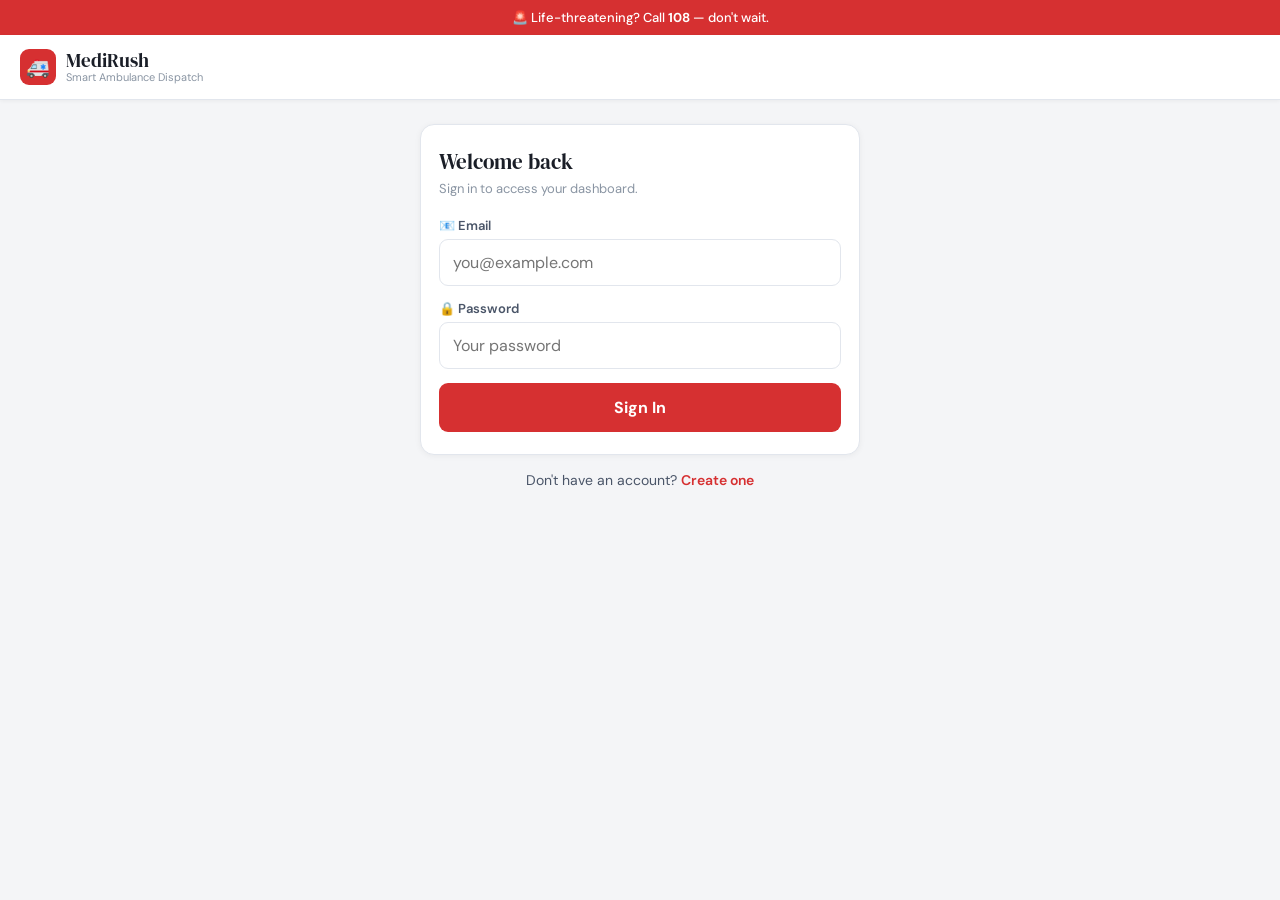
<file: frontend/index.html>
<!DOCTYPE html>
<html lang="en">
<head>
<meta charset="UTF-8">
<meta name="viewport" content="width=device-width, initial-scale=1.0, user-scalable=no">
<title>MediRush — Sign In</title>
<link href="https://fonts.googleapis.com/css2?family=DM+Sans:wght@400;500;600;700&family=DM+Serif+Display&display=swap" rel="stylesheet">
<link rel="stylesheet" href="shared.css">
<style>
  /* ── Auth layout ── */
  .auth-wrap {
    min-height: 100vh; display: flex; flex-direction: column;
  }
  .auth-body {
    flex: 1; display: flex; align-items: flex-start; justify-content: center;
    padding: 24px 16px 60px;
  }
  .auth-box { width: 100%; max-width: 440px; }

  /* ── Auth header ── */
  .auth-header {
    background: var(--surface); border-bottom: 1px solid var(--border);
    padding: 14px 20px; display: flex; align-items: center; gap: 10px;
    box-shadow: 0 1px 4px rgba(0,0,0,.05);
  }
  .brand-icon {
    width: 36px; height: 36px; background: var(--red);
    border-radius: 9px; display: flex; align-items: center; justify-content: center; font-size: 19px;
  }
  .brand-name { font-family: 'DM Serif Display', serif; font-size: 19px; line-height: 1.1; }
  .brand-sub  { font-size: 11px; color: var(--light); }

  /* ── Step indicator ── */
  .step-indicator {
    display: flex; align-items: center; gap: 6px;
    margin-bottom: 18px;
  }
  .step-dot {
    width: 8px; height: 8px; border-radius: 50%; background: var(--border);
    transition: background .25s;
  }
  .step-dot.active { background: var(--red); width: 20px; border-radius: 4px; }
  .step-dot.done   { background: var(--green); }
  .step-label { font-size: 12px; color: var(--light); margin-left: 4px; }

  /* ── OTP input ── */
  .otp-wrap { display: flex; gap: 8px; justify-content: center; margin: 18px 0; }
  .otp-digit {
    width: 48px; height: 56px; border: 2px solid var(--border); border-radius: 10px;
    font-family: 'DM Serif Display', serif; font-size: 26px; font-weight: 700;
    text-align: center; outline: none; background: white; color: var(--text);
    transition: border-color .2s; caret-color: var(--red);
  }
  .otp-digit:focus { border-color: var(--red); box-shadow: 0 0 0 3px rgba(214,48,49,.08); }
  .otp-digit.filled { border-color: var(--mid); }
  .otp-digit.err    { border-color: var(--red); }

  /* ── Auth link ── */
  .auth-link {
    text-align: center; margin-top: 16px; font-size: 14px; color: var(--mid);
  }
  .auth-link a {
    color: var(--red); font-weight: 600; text-decoration: none; cursor: pointer;
  }
  .auth-link a:hover { text-decoration: underline; }

  /* ── Resend row ── */
  .resend-row {
    text-align: center; margin-top: 8px; font-size: 13px; color: var(--light);
  }
  .resend-btn {
    background: none; border: none; color: var(--blue); font-size: 13px;
    font-weight: 600; cursor: pointer; font-family: 'DM Sans', sans-serif;
    padding: 0;
  }
  .resend-btn:hover { text-decoration: underline; }
  .resend-btn:disabled { color: var(--light); cursor: not-allowed; text-decoration: none; }

  /* ── Medical profile card ── */
  .profile-hint {
    background: var(--blue-bg); border: 1px solid #cce0ff;
    border-radius: 10px; padding: 12px 14px; margin-bottom: 18px;
    font-size: 13px; color: var(--mid); line-height: 1.5;
    display: flex; gap: 10px; align-items: flex-start;
  }
  .profile-hint-icon { font-size: 20px; flex-shrink: 0; margin-top: 1px; }
</style>
</head>
<body>

<div class="auth-wrap">
  <div class="banner">🚨 Life-threatening? Call <a href="tel:108">108</a> — don't wait.</div>

  <header class="auth-header">
    <div class="brand-icon">🚑</div>
    <div>
      <div class="brand-name">MediRush</div>
      <div class="brand-sub">Smart Ambulance Dispatch</div>
    </div>
  </header>

  <div class="auth-body">
    <div class="auth-box">

      <!-- ══ VIEW: Login ══ -->
      <div id="view-login">
        <div class="card">
          <div class="card-title">Welcome back</div>
          <div class="card-sub">Sign in to access your dashboard.</div>

          <div class="fg">
            <div class="fl">📧 Email</div>
            <input class="fi" id="login-email" type="email" placeholder="you@example.com" autocomplete="email">
          </div>
          <div class="fg">
            <div class="fl">🔒 Password</div>
            <input class="fi" id="login-password" type="password" placeholder="Your password" autocomplete="current-password">
          </div>

          <div class="alert alert-error" id="login-error"></div>

          <div class="btn-row">
            <button class="btn-primary" id="login-btn" onclick="login()">Sign In</button>
          </div>
        </div>
        <div class="auth-link">
          Don't have an account? <a onclick="showView('view-reg1')">Create one</a>
        </div>
      </div>

      <!-- ══ VIEW: Register — Step 1 (email + password) ══ -->
      <div id="view-reg1" hidden>
        <div class="card">
          <div class="card-title">Create account</div>
          <div class="card-sub">Step 1 of 3 — Account credentials</div>
          <div class="step-indicator">
            <div class="step-dot active" id="rdot1"></div>
            <div class="step-dot"        id="rdot2"></div>
            <div class="step-dot"        id="rdot3"></div>
            <span class="step-label">Account</span>
          </div>

          <div class="fg">
            <div class="fl">📧 Email address</div>
            <input class="fi" id="reg-email" type="email" placeholder="you@example.com" autocomplete="email">
            <div class="ferr" id="err-reg-email">Please enter a valid email.</div>
          </div>
          <div class="fg">
            <div class="fl">🔒 Password</div>
            <input class="fi" id="reg-password" type="password" placeholder="At least 6 characters" autocomplete="new-password">
            <div class="ferr" id="err-reg-password">Password must be at least 6 characters.</div>
          </div>
          <div class="fg">
            <div class="fl">🔒 Confirm password</div>
            <input class="fi" id="reg-confirm" type="password" placeholder="Repeat password" autocomplete="new-password">
            <div class="ferr" id="err-reg-confirm">Passwords do not match.</div>
          </div>

          <div class="alert alert-error" id="reg1-error"></div>

          <div class="btn-row">
            <button class="btn-primary" id="reg1-btn" onclick="sendOTP()">Send Verification Code →</button>
          </div>
        </div>
        <div class="auth-link">
          Already have an account? <a onclick="showView('view-login')">Sign in</a>
        </div>
      </div>

      <!-- ══ VIEW: Register — Step 2 (OTP) ══ -->
      <div id="view-reg2" hidden>
        <div class="card">
          <div class="card-title">Verify your email</div>
          <div class="card-sub" id="otp-sub">We sent a 6-digit code to your email address.</div>
          <div class="step-indicator">
            <div class="step-dot done"   id="rdot1b"></div>
            <div class="step-dot active" id="rdot2b"></div>
            <div class="step-dot"        id="rdot3b"></div>
            <span class="step-label">Verify email</span>
          </div>

          <div class="otp-wrap" id="otp-inputs"></div>
          <div class="alert alert-error" id="reg2-error"></div>

          <div class="btn-row">
            <button class="btn-secondary" onclick="showView('view-reg1')">← Back</button>
            <button class="btn-primary" id="reg2-btn" onclick="verifyOTP()">Verify →</button>
          </div>

          <div class="resend-row">
            Didn't receive it?
            <button class="resend-btn" id="resend-btn" onclick="resendOTP()">Resend code</button>
          </div>
        </div>
      </div>

      <!-- ══ VIEW: Register — Step 3 (medical profile) ══ -->
      <div id="view-reg3" hidden>
        <div class="card">
          <div class="card-title">Your health profile</div>
          <div class="card-sub">Step 3 of 3 — This is securely stored and shared with paramedics in an emergency.</div>
          <div class="step-indicator">
            <div class="step-dot done"   ></div>
            <div class="step-dot done"   ></div>
            <div class="step-dot active" ></div>
            <span class="step-label">Health profile</span>
          </div>

          <div class="profile-hint">
            <div class="profile-hint-icon">🛡️</div>
            <div>Your medical information is encrypted and only used to assist emergency responders. You can update it any time from Settings.</div>
          </div>

          <div class="frow">
            <div class="fg">
              <div class="fl">👤 Full Name <span style="color:var(--red)">*</span></div>
              <input class="fi" id="reg-name" type="text" placeholder="John Smith" autocomplete="name">
              <div class="ferr" id="err-reg-name">Full name is required.</div>
            </div>
            <div class="fg">
              <div class="fl">📞 Phone <span style="color:var(--red)">*</span></div>
              <input class="fi" id="reg-phone" type="tel" placeholder="+91 98765 43210" autocomplete="tel">
              <div class="ferr" id="err-reg-phone">Phone number is required.</div>
            </div>
          </div>

          <div class="fg">
            <div class="fl">🩸 Blood Type</div>
            <select class="fselect" id="reg-blood">
              <option value="">Select blood type</option>
              <option>A+</option><option>A−</option>
              <option>B+</option><option>B−</option>
              <option>AB+</option><option>AB−</option>
              <option>O+</option><option>O−</option>
              <option>Unknown</option>
            </select>
          </div>

          <div class="fg">
            <div class="fl">⚠️ Known Allergies</div>
            <textarea class="fta" id="reg-allergies" placeholder="e.g. Penicillin, peanuts, latex — or leave blank if none" style="min-height:70px"></textarea>
          </div>

          <div class="fg">
            <div class="fl">💊 Current Medications</div>
            <textarea class="fta" id="reg-medications" placeholder="e.g. Metformin 500 mg, Aspirin 75 mg — or leave blank if none" style="min-height:70px"></textarea>
          </div>

          <div class="fg">
            <div class="fl">🏥 Medical Conditions</div>
            <textarea class="fta" id="reg-conditions" placeholder="e.g. Type 2 diabetes, hypertension, asthma — or leave blank if none" style="min-height:70px"></textarea>
          </div>

          <div class="sec-divider">Emergency Contact</div>
          <div class="frow">
            <div class="fg">
              <div class="fl">👤 Contact Name</div>
              <input class="fi" id="reg-ec-name" type="text" placeholder="Jane Smith">
            </div>
            <div class="fg">
              <div class="fl">📞 Contact Phone</div>
              <input class="fi" id="reg-ec-phone" type="tel" placeholder="+91 98765 00000">
            </div>
          </div>

          <div class="alert alert-error"   id="reg3-error"></div>

          <div class="btn-row">
            <button class="btn-secondary" onclick="showView('view-reg2')">← Back</button>
            <button class="btn-primary" id="reg3-btn" onclick="completeProfile()">🚑 Complete Registration</button>
          </div>
        </div>
      </div>

    </div><!-- /auth-box -->
  </div><!-- /auth-body -->
</div><!-- /auth-wrap -->

<!-- Toast -->
<div class="toast" id="toast"></div>

<script>
// ── State ──────────────────────────────────────────────────────────────────────
let _regEmail = '';

// ── On load: redirect if already authenticated ─────────────────────────────────
window.addEventListener('load', () => {
  if (localStorage.getItem('medirush_token')) {
    window.location.href = '/app.html';
  }
  buildOTPInputs();
});

// ── View switching ─────────────────────────────────────────────────────────────
function showView(name) {
  ['view-login','view-reg1','view-reg2','view-reg3'].forEach(id => {
    document.getElementById(id).hidden = (id !== name);
  });
  clearAlerts();
}

function clearAlerts() {
  document.querySelectorAll('.alert').forEach(el => el.classList.remove('show'));
  document.querySelectorAll('.ferr').forEach(el => el.classList.remove('show'));
  document.querySelectorAll('.fi, .fta').forEach(el => el.classList.remove('err'));
}

function showAlert(id, msg) {
  const el = document.getElementById(id);
  el.textContent = msg;
  el.classList.add('show');
}

function fieldErr(errId, fieldId) {
  document.getElementById(errId).classList.add('show');
  if (fieldId) document.getElementById(fieldId).classList.add('err');
}

// ── Helpers ────────────────────────────────────────────────────────────────────
function setLoading(btnId, loading) {
  const btn = document.getElementById(btnId);
  if (loading) {
    btn._text = btn.innerHTML;
    btn.innerHTML = '<span class="spinner"></span>';
    btn.disabled = true;
  } else {
    btn.innerHTML = btn._text;
    btn.disabled = false;
  }
}

function showToast(msg) {
  const t = document.getElementById('toast');
  t.textContent = msg;
  t.classList.add('show');
  setTimeout(() => t.classList.remove('show'), 2500);
}

// ── Build OTP digit inputs ─────────────────────────────────────────────────────
function buildOTPInputs() {
  const wrap = document.getElementById('otp-inputs');
  wrap.innerHTML = '';
  for (let i = 0; i < 6; i++) {
    const inp = document.createElement('input');
    inp.type = 'tel';
    inp.maxLength = 1;
    inp.className = 'otp-digit';
    inp.inputMode = 'numeric';
    inp.pattern = '[0-9]';
    inp.dataset.idx = i;

    inp.addEventListener('input', e => {
      const val = e.target.value.replace(/\D/g,'');
      e.target.value = val;
      if (val && i < 5) {
        wrap.querySelectorAll('.otp-digit')[i+1].focus();
      }
      updateOTPFilled();
    });

    inp.addEventListener('keydown', e => {
      if (e.key === 'Backspace' && !e.target.value && i > 0) {
        wrap.querySelectorAll('.otp-digit')[i-1].focus();
      }
    });

    inp.addEventListener('paste', e => {
      e.preventDefault();
      const text = (e.clipboardData || window.clipboardData).getData('text').replace(/\D/g,'').slice(0,6);
      const digits = wrap.querySelectorAll('.otp-digit');
      for (let j = 0; j < text.length && j < 6; j++) {
        digits[j].value = text[j];
      }
      if (text.length > 0) digits[Math.min(text.length, 5)].focus();
      updateOTPFilled();
    });

    wrap.appendChild(inp);
  }
}

function updateOTPFilled() {
  document.querySelectorAll('.otp-digit').forEach(d => {
    d.classList.toggle('filled', d.value !== '');
    d.classList.remove('err');
  });
}

function getOTPValue() {
  return Array.from(document.querySelectorAll('.otp-digit')).map(d => d.value).join('');
}

function setOTPError() {
  document.querySelectorAll('.otp-digit').forEach(d => d.classList.add('err'));
}

// ── Login ──────────────────────────────────────────────────────────────────────
async function login() {
  clearAlerts();
  const email    = document.getElementById('login-email').value.trim();
  const password = document.getElementById('login-password').value;
  if (!email || !password) { showAlert('login-error', 'Please fill in all fields.'); return; }

  setLoading('login-btn', true);
  try {
    const res  = await fetch('/api/auth/login', {
      method: 'POST', headers: {'Content-Type':'application/json'},
      body: JSON.stringify({ email, password }),
    });
    const data = await res.json();
    if (!res.ok) { showAlert('login-error', data.error); return; }
    localStorage.setItem('medirush_token', data.token);
    localStorage.setItem('medirush_user',  JSON.stringify(data.user));
    window.location.href = '/app.html';
  } catch {
    showAlert('login-error', 'Network error. Please try again.');
  } finally {
    setLoading('login-btn', false);
  }
}

// Allow Enter key to submit on login form
document.addEventListener('keydown', e => {
  if (e.key !== 'Enter') return;
  const vLogin = document.getElementById('view-login');
  const vReg2  = document.getElementById('view-reg2');
  if (!vLogin.hidden) login();
  if (!vReg2.hidden)  verifyOTP();
});

// ── Register Step 1: send OTP ──────────────────────────────────────────────────
async function sendOTP() {
  clearAlerts();
  const email   = document.getElementById('reg-email').value.trim();
  const pass    = document.getElementById('reg-password').value;
  const confirm = document.getElementById('reg-confirm').value;

  let valid = true;
  if (!email || !/^[^\s@]+@[^\s@]+\.[^\s@]+$/.test(email)) { fieldErr('err-reg-email','reg-email'); valid=false; }
  if (pass.length < 6)       { fieldErr('err-reg-password','reg-password'); valid=false; }
  if (pass !== confirm)      { fieldErr('err-reg-confirm','reg-confirm');   valid=false; }
  if (!valid) return;

  setLoading('reg1-btn', true);
  try {
    const res  = await fetch('/api/auth/register', {
      method: 'POST', headers: {'Content-Type':'application/json'},
      body: JSON.stringify({ email, password: pass }),
    });
    const data = await res.json();
    if (!res.ok) { showAlert('reg1-error', data.error); return; }
    _regEmail = email;
    document.getElementById('otp-sub').textContent =
      `We sent a 6-digit code to ${email}. Check your inbox (or server console in dev mode).`;
    buildOTPInputs();
    showView('view-reg2');
    setTimeout(() => document.querySelector('.otp-digit')?.focus(), 100);
  } catch {
    showAlert('reg1-error', 'Network error. Please try again.');
  } finally {
    setLoading('reg1-btn', false);
  }
}

// ── Register Step 2: verify OTP ────────────────────────────────────────────────
async function verifyOTP() {
  clearAlerts();
  const otp = getOTPValue();
  if (otp.length < 6) {
    setOTPError();
    showAlert('reg2-error', 'Please enter the full 6-digit code.');
    return;
  }
  setLoading('reg2-btn', true);
  try {
    const res  = await fetch('/api/auth/verify-otp', {
      method: 'POST', headers: {'Content-Type':'application/json'},
      body: JSON.stringify({ email: _regEmail, otp }),
    });
    const data = await res.json();
    if (!res.ok) { setOTPError(); showAlert('reg2-error', data.error); return; }
    showView('view-reg3');
    document.getElementById('reg-name').focus();
  } catch {
    showAlert('reg2-error', 'Network error. Please try again.');
  } finally {
    setLoading('reg2-btn', false);
  }
}

// ── Resend OTP ─────────────────────────────────────────────────────────────────
async function resendOTP() {
  const btn = document.getElementById('resend-btn');
  btn.disabled = true;
  try {
    const regEmail = document.getElementById('reg-email').value.trim();
    const regPass  = document.getElementById('reg-password').value;
    await fetch('/api/auth/register', {
      method: 'POST', headers: {'Content-Type':'application/json'},
      body: JSON.stringify({ email: _regEmail || regEmail, password: regPass }),
    });
    showToast('Code resent!');
    buildOTPInputs();
    clearAlerts();
    setTimeout(() => document.querySelector('.otp-digit')?.focus(), 100);
    // Cooldown 30s
    let cd = 30;
    btn.textContent = `Resend (${cd}s)`;
    const iv = setInterval(() => {
      cd--;
      if (cd <= 0) { clearInterval(iv); btn.textContent = 'Resend code'; btn.disabled = false; }
      else btn.textContent = `Resend (${cd}s)`;
    }, 1000);
  } catch {
    btn.disabled = false;
  }
}

// ── Register Step 3: complete profile ─────────────────────────────────────────
async function completeProfile() {
  clearAlerts();
  const fullName = document.getElementById('reg-name').value.trim();
  const phone    = document.getElementById('reg-phone').value.trim();

  let valid = true;
  if (!fullName) { fieldErr('err-reg-name','reg-name');   valid=false; }
  if (!phone)    { fieldErr('err-reg-phone','reg-phone'); valid=false; }
  if (!valid) return;

  setLoading('reg3-btn', true);
  try {
    const res  = await fetch('/api/auth/complete-profile', {
      method: 'POST', headers: {'Content-Type':'application/json'},
      body: JSON.stringify({
        email:                    _regEmail,
        full_name:                fullName,
        phone,
        blood_type:               document.getElementById('reg-blood').value      || null,
        allergies:                document.getElementById('reg-allergies').value.trim()   || null,
        medications:              document.getElementById('reg-medications').value.trim() || null,
        conditions:               document.getElementById('reg-conditions').value.trim()  || null,
        emergency_contact_name:   document.getElementById('reg-ec-name').value.trim()    || null,
        emergency_contact_phone:  document.getElementById('reg-ec-phone').value.trim()   || null,
      }),
    });
    const data = await res.json();
    if (!res.ok) { showAlert('reg3-error', data.error); return; }
    localStorage.setItem('medirush_token', data.token);
    localStorage.setItem('medirush_user',  JSON.stringify(data.user));
    window.location.href = '/app.html';
  } catch {
    showAlert('reg3-error', 'Network error. Please try again.');
  } finally {
    setLoading('reg3-btn', false);
  }
}
</script>
</body>
</html>
</file>
<file: frontend/shared.css>
/* ── Design tokens ───────────────────────────────────────────────────────── */
:root {
  --bg:          #f4f5f7;
  --surface:     #fff;
  --border:      #e2e6ed;
  --text:        #1a1e27;
  --mid:         #4a5568;
  --light:       #8a95a3;
  --red:         #d63031;
  --red-bg:      #fff0f0;
  --red-border:  #ffd5d5;
  --green:       #00b894;
  --green-bg:    #f0fdf8;
  --blue:        #0066cc;
  --blue-bg:     #f0f6ff;
  --radius:      14px;
}

/* ── Reset ───────────────────────────────────────────────────────────────── */
*, *::before, *::after {
  margin: 0; padding: 0; box-sizing: border-box;
  -webkit-tap-highlight-color: transparent;
}

body {
  font-family: 'DM Sans', sans-serif;
  background: var(--bg);
  color: var(--text);
  min-height: 100vh;
}

/* ── Emergency banner ────────────────────────────────────────────────────── */
.banner {
  background: var(--red);
  color: white;
  text-align: center;
  padding: 9px 16px;
  font-size: 13px;
  font-weight: 500;
}
.banner a { color: white; font-weight: 700; text-decoration: none; }

/* ── Card ────────────────────────────────────────────────────────────────── */
.card {
  background: var(--surface);
  border: 1px solid var(--border);
  border-radius: var(--radius);
  padding: 22px 18px;
  margin-bottom: 10px;
  box-shadow: 0 1px 6px rgba(0,0,0,.05);
}
.card-title { font-family: 'DM Serif Display', serif; font-size: 21px; margin-bottom: 3px; }
.card-sub   { font-size: 13px; color: var(--light); margin-bottom: 18px; line-height: 1.5; }

/* ── Form ────────────────────────────────────────────────────────────────── */
.fg   { margin-bottom: 14px; }
.fl   { font-size: 13px; font-weight: 600; color: var(--mid); margin-bottom: 5px; display: flex; align-items: center; gap: 5px; }
.fi, .fta {
  width: 100%; padding: 12px 13px;
  border: 1.5px solid var(--border); border-radius: 9px;
  font-family: 'DM Sans', sans-serif; font-size: 16px; color: var(--text);
  background: white; outline: none; transition: border-color .2s;
}
.fi:focus, .fta:focus { border-color: var(--red); box-shadow: 0 0 0 3px rgba(214,48,49,.08); }
.fi.err,   .fta.err   { border-color: var(--red); }
.fi:disabled { background: var(--bg); color: var(--mid); cursor: not-allowed; }
.fta  { resize: vertical; min-height: 90px; line-height: 1.5; }
.ferr { font-size: 12px; color: var(--red); margin-top: 4px; display: none; }
.ferr.show { display: block; }
.frow { display: grid; grid-template-columns: 1fr 1fr; gap: 12px; }
@media (max-width: 400px) { .frow { grid-template-columns: 1fr; } }

.fselect {
  width: 100%; padding: 12px 13px;
  border: 1.5px solid var(--border); border-radius: 9px;
  font-family: 'DM Sans', sans-serif; font-size: 15px; color: var(--text);
  background: white; outline: none; cursor: pointer; transition: border-color .2s;
  appearance: none; background-image: url("data:image/svg+xml,%3Csvg xmlns='http://www.w3.org/2000/svg' width='12' height='8' viewBox='0 0 12 8'%3E%3Cpath d='M1 1l5 5 5-5' stroke='%238a95a3' stroke-width='1.5' fill='none' stroke-linecap='round'/%3E%3C/svg%3E");
  background-repeat: no-repeat; background-position: right 13px center;
}
.fselect:focus { border-color: var(--red); box-shadow: 0 0 0 3px rgba(214,48,49,.08); }

/* ── Buttons ─────────────────────────────────────────────────────────────── */
.btn-row { display: flex; gap: 10px; margin-top: 14px; }

.btn-primary {
  flex: 1; padding: 14px;
  background: var(--red); color: white; border: none;
  border-radius: 9px; font-family: 'DM Sans', sans-serif;
  font-size: 16px; font-weight: 700; cursor: pointer;
  transition: background .2s, transform .1s;
  display: flex; align-items: center; justify-content: center; gap: 7px;
}
.btn-primary:hover   { background: #b02020; }
.btn-primary:active  { transform: scale(.99); }
.btn-primary:disabled { background: #e8a0a0; cursor: not-allowed; }

.btn-secondary {
  padding: 14px 17px; background: white;
  border: 1.5px solid var(--border); border-radius: 9px;
  font-family: 'DM Sans', sans-serif; font-size: 15px; font-weight: 600;
  color: var(--mid); cursor: pointer; transition: border-color .2s;
}
.btn-secondary:hover { border-color: #aaa; }

/* ── Inline alert ────────────────────────────────────────────────────────── */
.alert {
  padding: 11px 13px; border-radius: 9px;
  font-size: 13px; font-weight: 500; margin-top: 12px;
  display: none;
}
.alert.show   { display: block; }
.alert-error  { background: var(--red-bg); border: 1px solid var(--red-border); color: var(--red); }
.alert-success { background: var(--green-bg); border: 1px solid #b2ead8; color: #007a5e; }

/* ── Toast ───────────────────────────────────────────────────────────────── */
.toast {
  position: fixed; bottom: 24px; left: 50%; transform: translateX(-50%) translateY(80px);
  background: #1a1e27; color: white; padding: 11px 20px;
  border-radius: 24px; font-size: 14px; font-weight: 500;
  transition: transform .3s ease; z-index: 9999; white-space: nowrap;
  pointer-events: none;
}
.toast.show { transform: translateX(-50%) translateY(0); }

/* ── Section divider ─────────────────────────────────────────────────────── */
.sec-divider {
  font-size: 11px; font-weight: 700; letter-spacing: 1.2px;
  text-transform: uppercase; color: var(--light); margin: 16px 0 8px;
}

/* ── Spinner ─────────────────────────────────────────────────────────────── */
.spinner {
  display: inline-block; width: 16px; height: 16px;
  border: 2px solid rgba(255,255,255,.4); border-top-color: white;
  border-radius: 50%; animation: spin .7s linear infinite;
}
@keyframes spin { to { transform: rotate(360deg); } }
</file>
